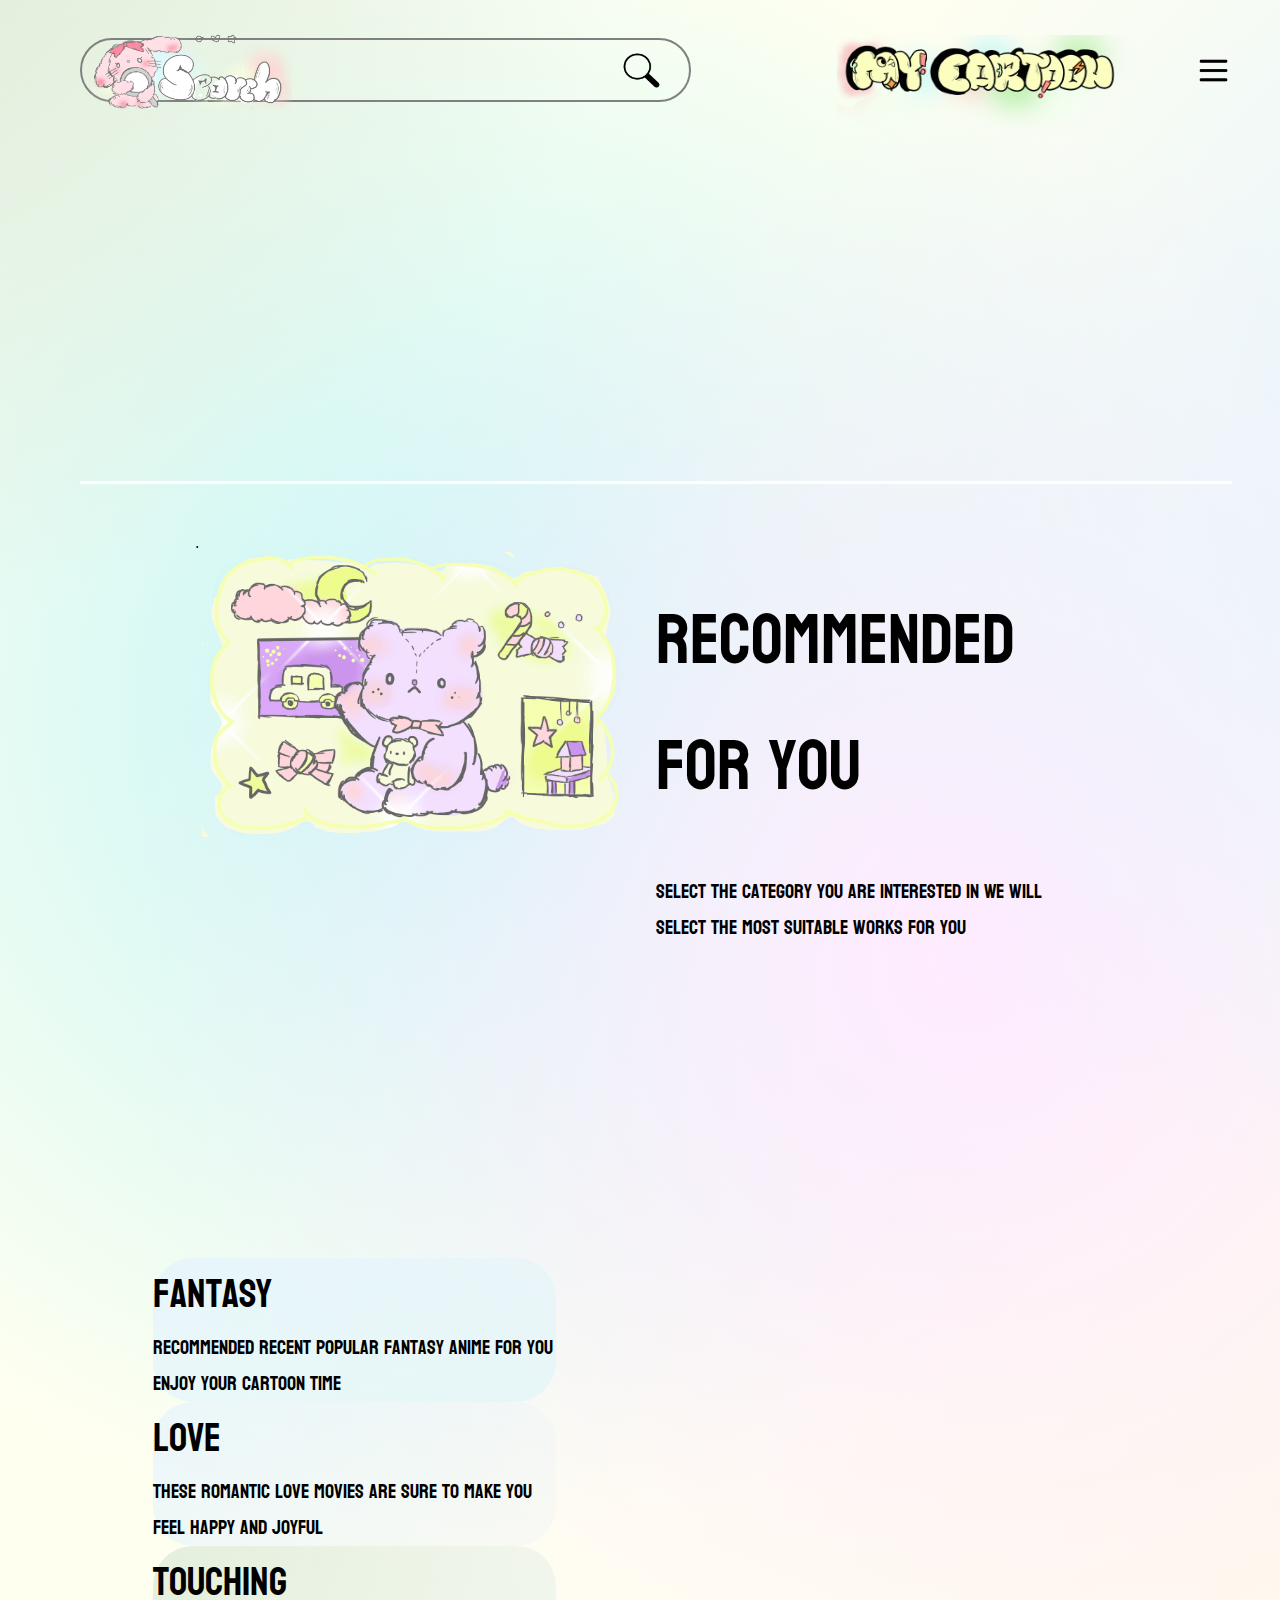
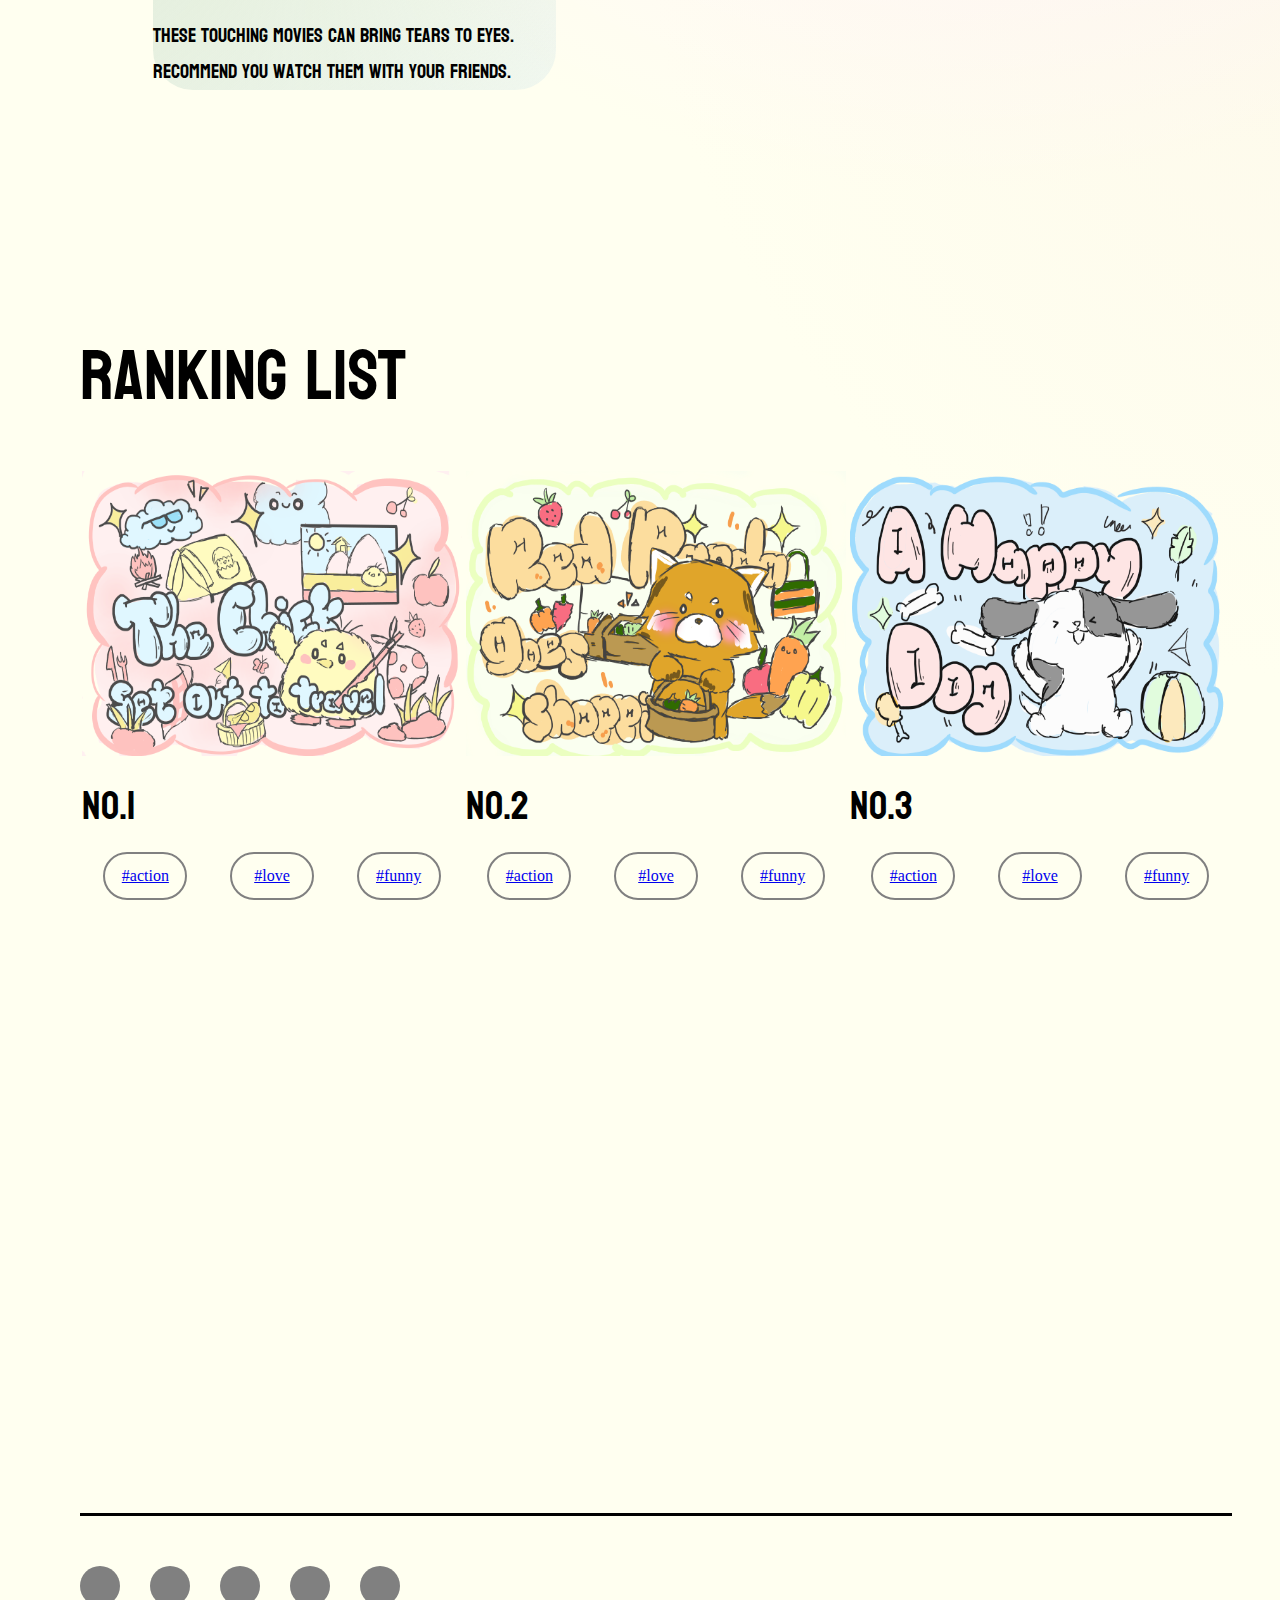
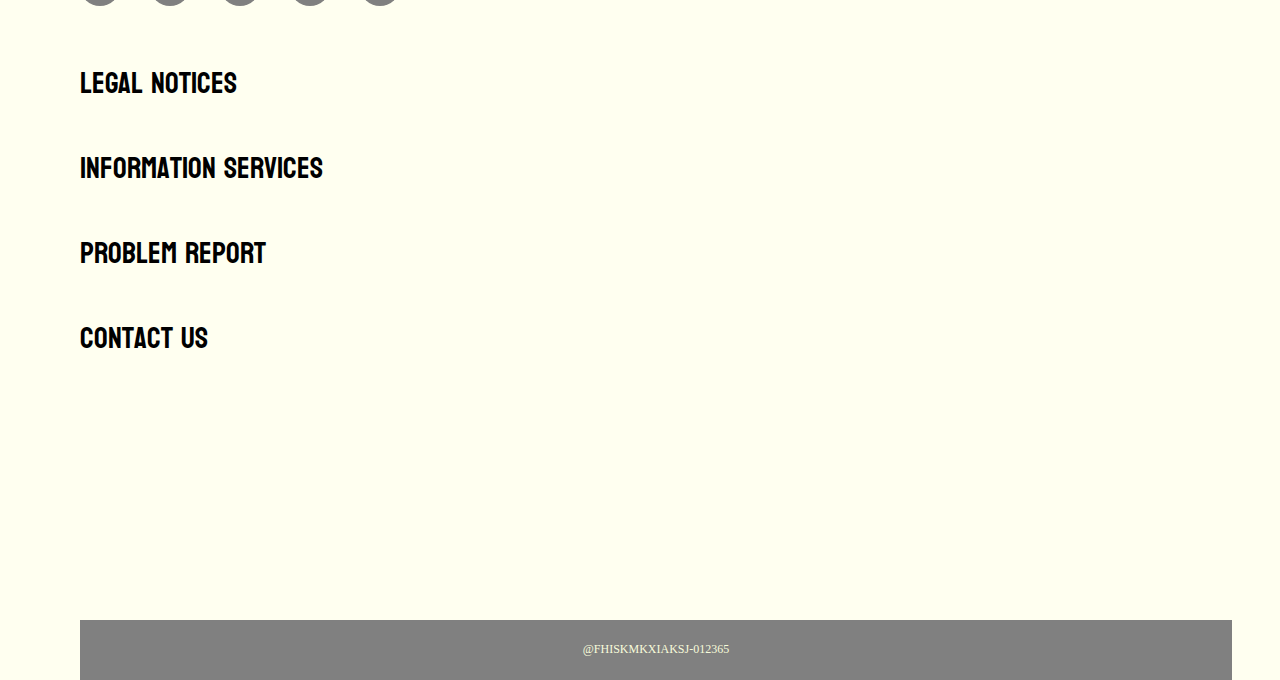
<file: index.html>
<!DOCTYPE html>
<html lang="en">
<head>
    <meta charset="UTF-8">
    <meta name="viewport" content="width=device-width, initial-scale=1.0">
    <link rel="stylesheet" href="https://fonts.googleapis.com/css?family=Bayon">
    <link rel="stylesheet" href="page.css">
    <title>Document</title>
</head>
<body class ="container">
    <div class ="header">
        <span class ="search"> 
            <img
            src="image/search.png"
            style= "width: 200px; height: 80px; margin:0px 0px 0px 10px;"
            />
          <img
            src="image/find.png"
            style= "width: 39px; height: 37px; margin:0px 0px 0px 330px;"
            />
        </span>
        <div class="text">
            <img
            src="image/mycartoon.png"
            style= "width: 300px; height: 150px; margin:80px 0px 0px 0px;"
            />
        </div>
      
        <img
        src="image/menu.png" 
        style= "width: 39px; height: 37px; margin:60px 0px 60px 0px;"
        class="pic"
        />
    </div>
    <div class ="body">
	
        <div class="box box-animation" ></div>
        <span style="display: block;border-top: 3px solid #FFF;margin:50px 0px 50px 0px;width: 100%;"></span>
        <div class ="body2">
          <div class= "card1">
           <div class="cover">
            .
            <span> 
            <img src="image/bear.png"
            style= "width: 422px; height: 285px; margin:0px 0px 0px 4%;"
            />
            </span>
            </div>
          <div class="back">
            。
            <span> 
            <img src="image/cat.png"
            style= "width: 422px; height: 285px; margin:0px 0px 0px 4%;"
            />
            </span>
            </div>
      </div>
  
            <span class="bodybody2">
                <a style ="font-size:70px;font-family:Bayon ;color:#000000;display: flex;
                justify-content: center;  
                align-items: center; ">
                    Recommended for you
                </a>
                <a style ="font-size:20px;font-family:Bayon ;color:#000000;">
                    Select the category you are interested in
We will select the most suitable works for you
                </a>
            </span>
        </div>
        <div class ="body3">
            <span class="bodybody3" >
                <div class="fantasy">
                <div style ="font-size:40px;font-family:'Bayon' ;color:#000000; ">
                    fantasy
                </div>
                <div style ="font-size:20px;font-family:'Bayon' ;color:#000000;">
                    Recommended recent popular fantasy anime for you Enjoy your cartoon time 
                </div>
                 </div>
              <div class="love">
                <div style ="font-size:40px;font-family:'Bayon' ;color:#000000; ">
                    love
                </div>
                <div style ="font-size:20px;font-family:Bayon ;color:#000000;">
                    These romantic love movies are sure to make you feel happy and joyful
                </div>
              </div>
              <div class="touching">
                <div style ="font-size:40px;font-family:Bayon ;color:#000000; ">
                    touching
                </div>
                <div style ="font-size:20px;font-family:Bayon ;color:#000000;">
                    These touching movies can bring tears to eyes. recommend you watch them with your friends. 
                </div>
              </div>
		</span>
              
<span> 
		<div class="slider_container">
	<div>
		<img src="image/image1.png" style= "width: 400px; height: 285px;" alt="pure css3 slider1" />
		<span class="info">Image 1</span>
	</div>
	<div>
		<img src="image/chick.png" style= "width: 400px; height: 285px;"  alt="pure css3 slider2" />
		<span class="info">Image 2</span>
	</div>
	<div>
		<img src="image/redpanda.png" style= "width: 400px; height: 285px;" alt="pure css3 slider3" />
		<span class="info">Image 3</span>
	</div>

</div>
        </span>
                
                
          
        </div>
        <div style ="font-size:70px;font-family:Bayon ;color:#000000;display: flex;
            justify-content: flex-start;  
            align-items: center; margin:10% 0px 20px 0px;">
            Ranking list
            </div>
        <div class ="body4">
            <span> 
                <img
                src="image/chick.png"
                style= "width: 380px; height: 285px;"
                class ="box-1"
                />
                <div style ="font-size:40px;font-family:Bayon ;color:#000000;">
                    No.1
                </div>
                <span class ="row">
                    <a href ="./action/action.html" class="circle">#action</a>
                    <a href ="./love/love.html" class="circle">#love</a>
                    <a href ="./funny/funny.html" class="circle">#funny</a>
                </span>
            </span>
            <span> 
                <img
                src="image/redpanda.png"
                style= "width: 380px; height: 285px;"    
                class ="box-2"
                />
                <div style ="font-size:40px;font-family:Bayon ;color:#000000;">
                    No.2
                </div>
                <span class ="row">
                    <a href ="./action/action.html" class="circle">#action</a>
                    <a href ="./love/love.html" class="circle">#love</a>
                    <a href ="./funny/funny.html" class="circle">#funny</a>
                </span>
            </span>
            <span> 
                <img
                src="image/dog.png"
                style= "width: 380px; height: 285px;"
                class ="box-3"
                />
                <div style ="font-size:40px;font-family:Bayon ;color:#000000;">
                    No.3
                </div>
                <span class ="row">
                    <a href ="./action/action.html" class="circle">#action</a>
                    <a href ="./love/love.html" class="circle">#love</a>
                    <a href ="./funny/funny.html" class="circle">#funny</a>
                </span>
            </span>
        </div>
    </div>
    <span style="display: block;border-top: 3px solid #000;margin:15% 0px 50px 0px;width: 100%;"></span>
    <div class ="footer">
        <span class ="row2">
            <span class="circle2"></span>
            <span class="circle2"></span>
            <span class="circle2"></span>
            <span class="circle2"></span>
            <span class="circle2"></span>
        </span>
        <div class="footertxt">
            Legal Notices
        </div>
        <div class="footertxt">
            Information services
        </div>
        <div class="footertxt">
            Problem report
        </div>
        <div class="footertxt">
            contact us
        </div>
    </div>
    <div id="bottom">
        <p class ="bottom">
            @FHISKMKXIAKSJ-012365
        </p>
    </div>
</body>

</html>
</file>
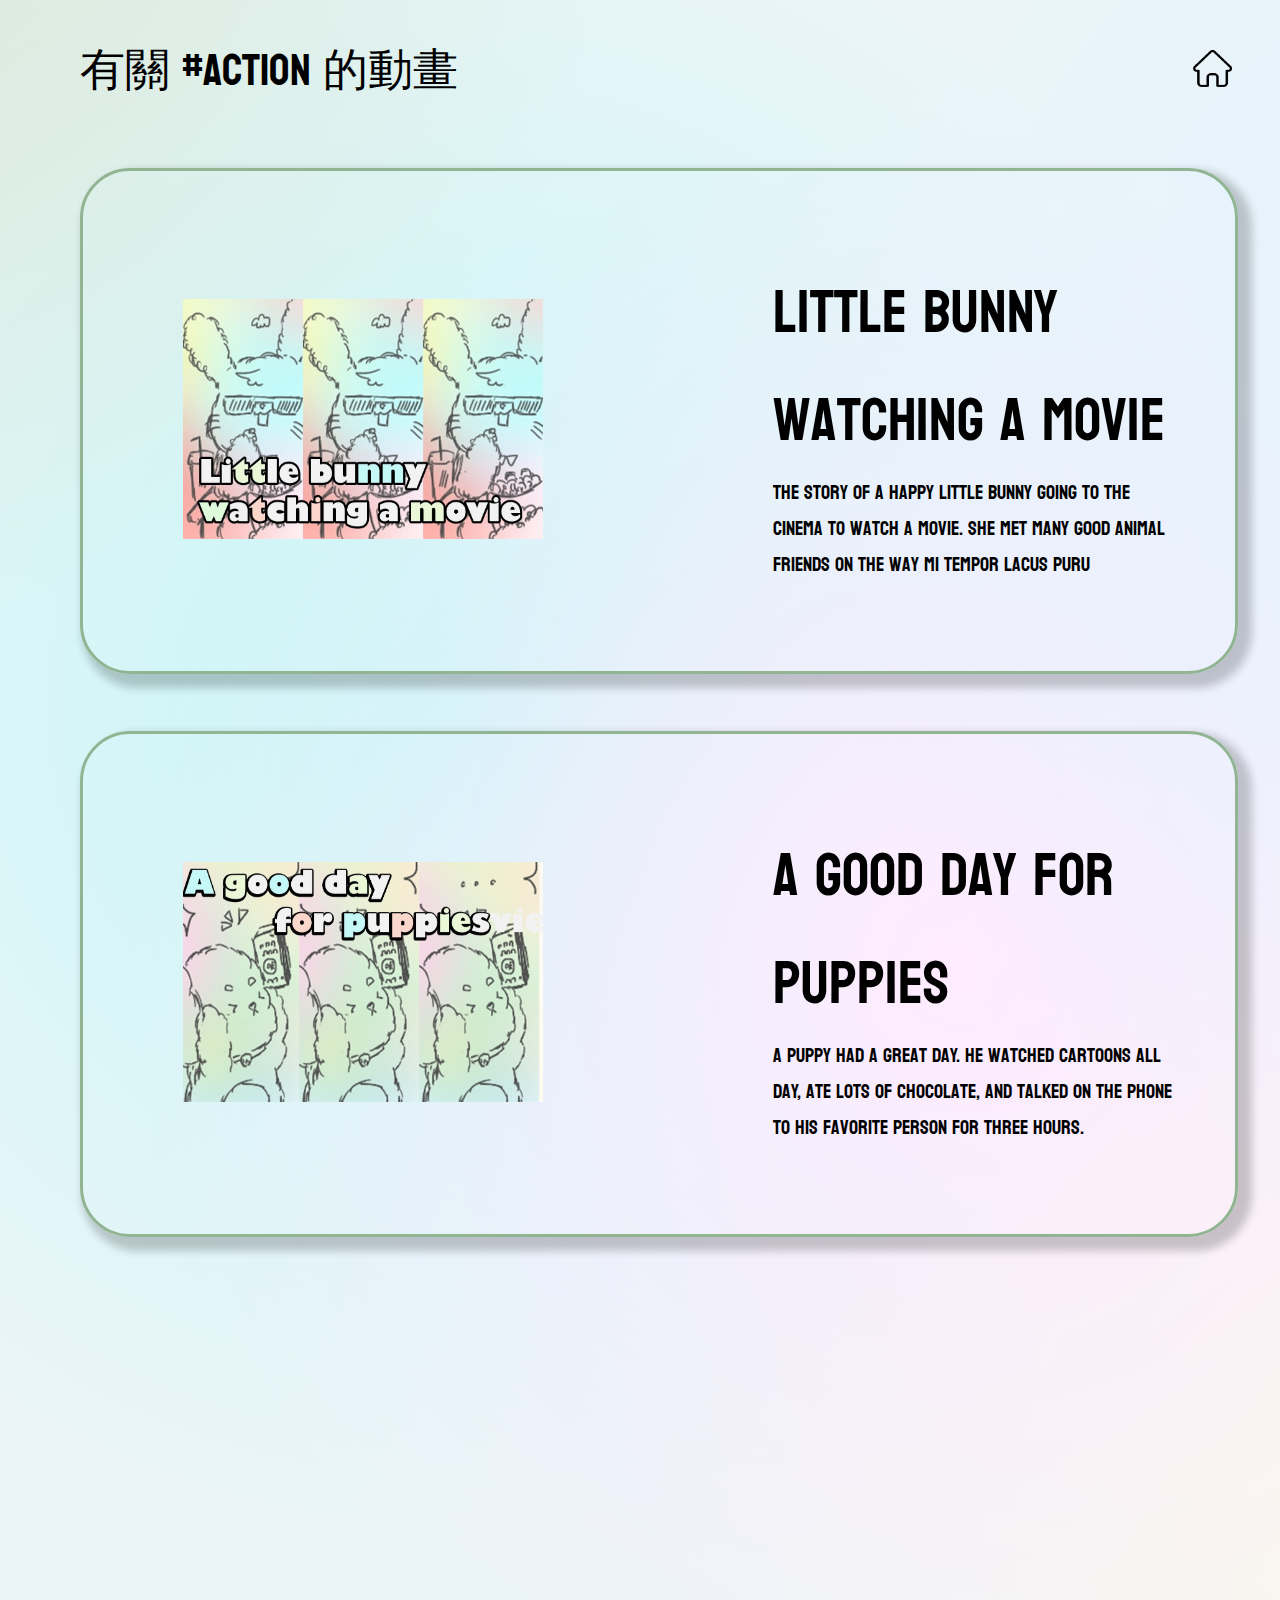
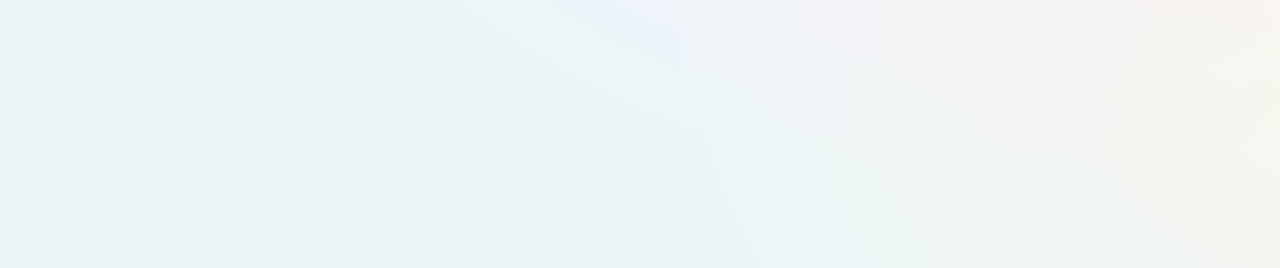
<file: action/action.html>
<!DOCTYPE html>
<html lang="en">
<head>
    <meta charset="UTF-8">
    <meta name="viewport" content="width=device-width, initial-scale=1.0">
    <link rel="stylesheet" href="https://fonts.googleapis.com/css?family=Bayon">
    <link rel="stylesheet" href="https://fonts.googleapis.com/css?family=Noto Sans">
    <link rel="stylesheet" href="action.css">
    <title>Document</title>
</head>
<body class ="container">
    <div class ="header">
        <div class="text">
            有關 #action 的動畫
        </div>
        <div >
            <a href="../index.html">
                <img
                src="../image/home.png"
                class ="pic"
                />
            </a>
        </div>
    </div>
    <div class ="body">
        <div class ="bodybody">
            <span>
                <img
                src="../image/act1.jpg"
                style= "width: 360px; height: 240px; margin:0px 0px 0px 100px;"
                class ="bodypic"
                />
            </span>
            <span class ="bodytxt">
                <a class ="title">
                    Little bunny watching a movie
                </a>
                <a class ="content">
                    The story of a happy little bunny going to the cinema to watch a movie. She met many good animal friends on the way
                    Mi tempor lacus puru
                </a>
            </span>
        </div>
        
        <div class ="bodybody">
            <span>
                <img
                src="../image/act2.jpg"
              style= "width: 360px; height: 240px; margin:0px 0px 0px 100px;"
                class ="bodypic"
                />
            </span>
            <span class ="bodytxt">
                <a class ="title">
                    A good day for puppies
                </a>
                <a class ="content">
                    A puppy had a great day. He watched cartoons all day, ate lots of chocolate, and talked on the phone to his favorite person for three hours.
                </a>
            </span>
        </div>
    </div>
    <!-- <div class ="footer" style="background-color:#9a1919">
    </div> -->
</body>
</html>
</file>
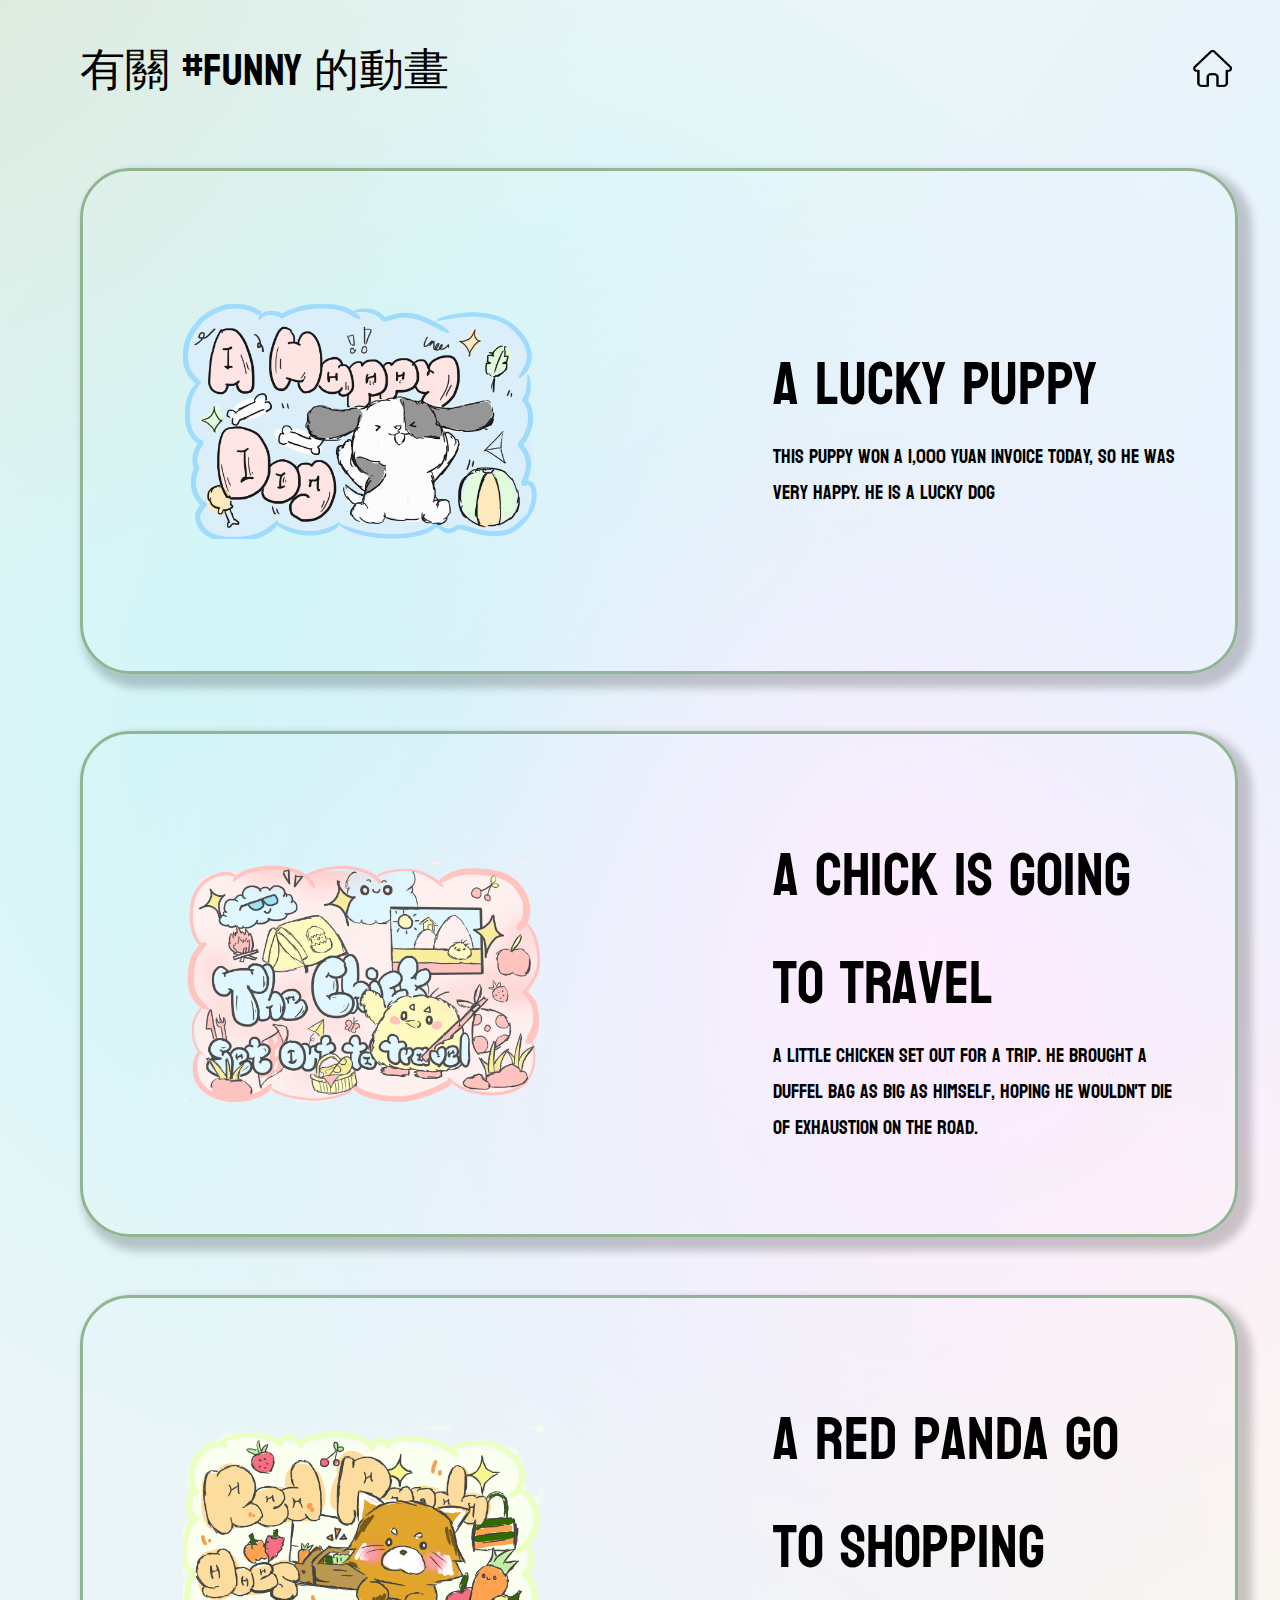
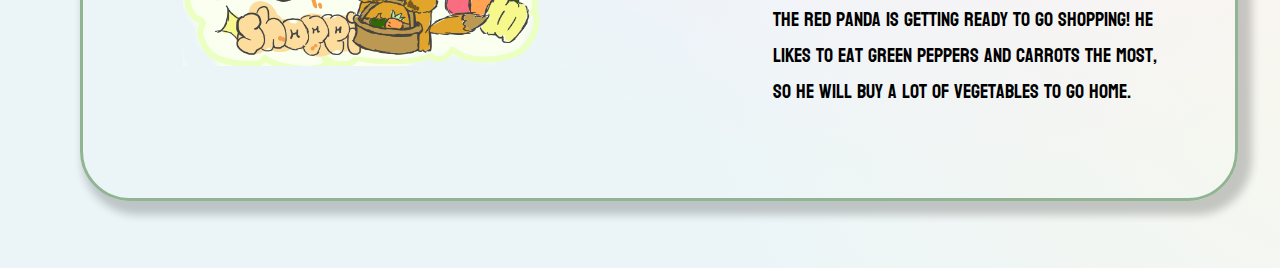
<file: funny/funny.html>
<!DOCTYPE html>
<html lang="en">
<head>
    <meta charset="UTF-8">
    <meta name="viewport" content="width=device-width, initial-scale=1.0">
    <link rel="stylesheet" href="https://fonts.googleapis.com/css?family=Bayon">
    <link rel="stylesheet" href="https://fonts.googleapis.com/css?family=Noto Sans">
    <link rel="stylesheet" href="funny.css">
    <title>Document</title>
</head>
<body class ="container">
    <div class ="header">
        <div class="text">
            有關 #funny 的動畫
        </div>
        <div >
            <a href="../index.html">
                <img
                src="../image/home.png"
                class ="pic"
                />
            </a>
        </div>
    </div>
    <div class ="body">
        <div class ="bodybody">
            <span>
                <img
                src="../image/dog.png"
                style= "width: 360px; height: 240px; margin:0px 0px 0px 100px;"
                class ="bodypic"
                />
            </span>
            <span class ="bodytxt">
                <a class ="title">
                    A lucky puppy
                </a>
                <a class ="content">
                    This puppy won a 1,000 yuan invoice today, so he was very happy. He is a lucky dog
                </a>
            </span>
        </div>
        <div class ="bodybody">
            <span>
                <img
                src="../image/chick.png"
                style= "width: 360px; height: 240px; margin:0px 0px 0px 100px;"
                class ="bodypic"
                />
            </span>
            <span class ="bodytxt">
                <a class ="title">
                  A chick is going 
                  to travel
                </a>
                <a class ="content">
                    A little chicken set out for a trip. He brought a duffel bag as big as himself, hoping he wouldn't die of exhaustion on the road.
                </a>
            </span>
        </div>
        <div class ="bodybody">
            <span>
                <img
                src="../image/redpanda.png"
                style= "width: 360px; height: 240px; margin:0px 0px 0px 100px;"
                class ="bodypic"
                />
            </span>
            <span class ="bodytxt">
                <a class ="title">
                    A red panda go to shopping
                </a>
                <a class ="content">
                    The red panda is getting ready to go shopping! He likes to eat green peppers and carrots the most, so he will buy a lot of vegetables to go home.
                </a>
            </span>
        </div>
    </div>
    <!-- <div class ="footer" style="background-color:#9a1919">
    </div> -->
</body>
</html>
</file>
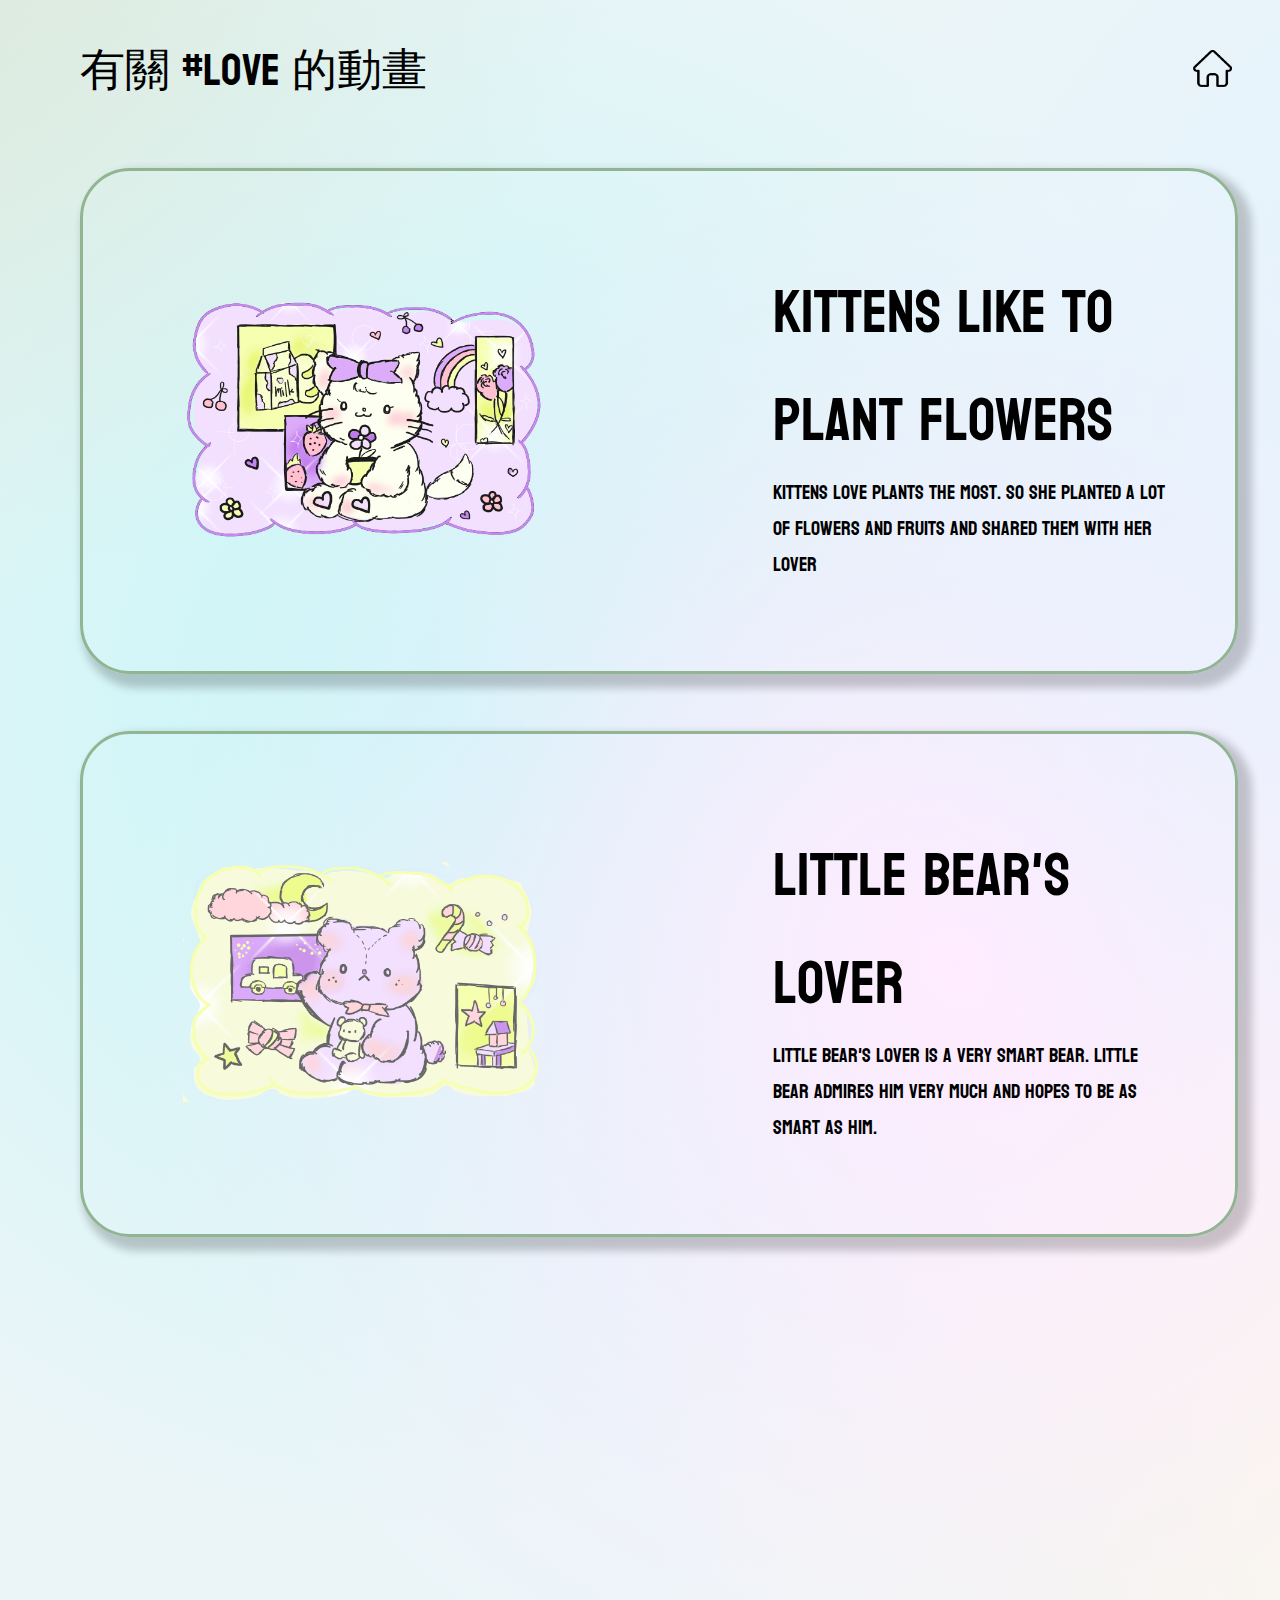
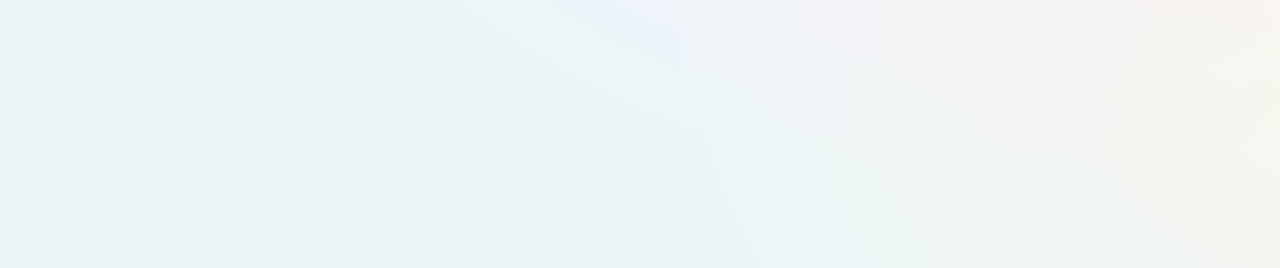
<file: love/love.html>
<!DOCTYPE html>
<html lang="en">
<head>
    <meta charset="UTF-8">
    <meta name="viewport" content="width=device-width, initial-scale=1.0">
    <link rel="stylesheet" href="https://fonts.googleapis.com/css?family=Bayon">
    <link rel="stylesheet" href="https://fonts.googleapis.com/css?family=Noto Sans">
    <link rel="stylesheet" href="love.css">
    <title>Document</title>
</head>
<body class ="container">
    <div class ="header">
        <div class="text">
            有關 #love 的動畫
        </div>
        <div >
            <a href="../index.html">
                <img
                src="../image/home.png"
                class ="pic"
                />
            </a>
        </div>
    </div>
    <div class ="body">
        
         <div class ="bodybody">
            <span>
                <img
                src="../image/cat.png"
                style= "width: 360px; height: 240px; margin:0px 0px 0px 100px;"
                class ="bodypic"
                />
            </span>
            <span class ="bodytxt">
                <a class ="title">
                  Kittens like to plant flowers
                </a>
                <a class ="content">
                    Kittens love plants the most. So she planted a lot of flowers and fruits and shared them with her lover
                   
                </a>
            </span>
        </div>
        <div class ="bodybody">
            <span>
                <img
                src="../image/bear.png"
                style= "width: 360px; height: 240px; margin:0px 0px 0px 100px;"
                class ="bodypic"
                />
            </span>
            <span class ="bodytxt">
                <a class ="title">
                   Little Bear's lover 
                </a>
                <a class ="content">
                   Little Bear's lover is a very smart bear. Little Bear admires him very much and hopes to be as smart as him.
                </a>
            </span>
        </div>
    </div>
    <!-- <div class ="footer" style="background-color:#9a1919">
    </div> -->
</body>
</html>
</file>
<file: page.css>
.container{
    margin:30px 80px 0px 80px;
    width:90%;
    background-color:#fffff0;
  background-image:
    radial-gradient(closest-side, rgba(215, 231, 212, 1), rgba(215, 231, 212, 0)),
    radial-gradient(closest-side, rgba(227, 242, 255, 1), rgba(227, 242, 255, 0)),
    radial-gradient(closest-side, rgba(255, 235, 255, 1), rgba(255, 235, 255, 0)),
     radial-gradient(closest-side, rgba(198, 246, 247, 1), rgba(198, 246, 247, 0)),
     radial-gradient(closest-side, rgba(253, 248, 234, 1), rgba(253, 248, 234, 0));
  background-size:
    130vmax 130vmax;
    80vmax 80vmax;
    90vmax 90vmax;
    100vmax 110vmax;
    80vmax 80vmax;
  background-position:
    -80vmax -80vmax,
    60vmax -30vmax,
    10vmax 10vmax,
    -30vmax -10vmax,
    50vmax 50vmax;
   background-repeat: no-repeat;
 animation: 3s movement linear infinite;
   
    /* justify-content: center;  
    align-items: center;   */
}

@keyframes movement {
  0%, 100%{
     background-size:
    130vmax 130vmax;
    80vmax 80vmax;
    90vmax 90vmax;
    100vmax 110vmax;
    80vmax 80vmax;
  background-position:
    -80vmax -80vmax,
    60vmax -30vmax,
    10vmax 10vmax,
    -30vmax -10vmax,
    50vmax 50vmax;
  }
  
  25%{
    background-size:
    100vmax 100vmax;
    90vmax 90vmax;
    100vmax 100vmax;
    90vmax 90vmax;
    60vmax 60vmax;
  background-position:
    -60vmax -90vmax,
    50vmax -40vmax,
    0vmax -20vmax,
    -40vmax -20vmax,
    40vmax 60vmax;
}}

.header{
    height:80px; 
    width:100%; 
    display: flex;
    justify-content: center; 
    align-items: center; 
    .text{
        font-size:45px; 
        margin:0px 5% 0px 10%;
        font-family: Bayon;
        height:54px; 
        width:35%;
        display: flex;
        justify-content: flex-end; 
        align-items: center; 
    }
    .pic{
        width: 39px; 
        height: 37px; 
    }
}
@media (max-width:1050px){
    .header{
        height:150px; 
        width:100%; 
        display: flex;
        justify-content: flex-end; 
        align-items: center; 
        .text{
            font-size:40px; 
            margin:0px 5% 0px 5%;
            font-family:Bayon;
            height:154px; 
            width:35%;
            justify-content: flex-end; 
            align-items: center; 
        }
        .pic{
            width: 29px; 
            height: 29px; 
        }
    }
}
.search{
    border:2px solid gray;
    height:60px; 
    width:64%; 
    border-radius:50px;
    display: flex;
    justify-content: flex-start;  
    align-items: center; 
}

.body{
    margin: 0;
    min-height: 100vh;
    height:2800px; 
    width:100%; 
    justify-content: center;  
    align-items: center; 
}
.card1{
  width: 30%;
  height: 500px;
  position: relative;
  perspective: 1000px;
}

.cover, .back{
  width: 50%;
  height: 500px;
  position: absolute;
  backface-visibility: hidden;
  transition: transform .25s ease-in-out;
}
.cover
{
  /*background-color:blue;*/
  transform: rotatey(0deg);
}
.card1:hover .cover{
  transform: rotatey(180deg);
}
.back
{
  /*background-color:red;*/
  transform: rotatey(180deg);
}
.card1:hover .back{
  transform: rotatey(0deg);
}


@media (max-width:1530px){
    .body{
        height:2800px; 
        width:100%; 
        justify-content: center;  
        align-items: center; 
    }
}

@keyframes animate{
    20% {background: url(image/pic1.jpg);top:10px;left:10px}
    40% {background: url(image/pic2.jpg);top:20px;left:20px}
    60% {background: url(image/pic3.jpg);top:30px;left:30px}
    100% {background: url(image/pic4.jpg);top:40px;left:40px}
   
}
.box{
    width:100%;
    height:291px;
    margin:30px 0px 30px 0px;
    background-color:transparent;
}
.box-animation{
    animation-name:animate;
    animation-duration:10s;
    animation-iteration-count:infinite;
    /* ↑跑幾次動畫 infinite:無限次 */
    animation-delay:0s;
    /* ↑載入幾秒後開始跑 */
}
.box box-animation{
    border-radius: 15px 15px 15px 15px;
}

.body2{
    height:350px; 
    margin:0px 0px 40px 0px;
    width:100%; 
    display: flex;
    justify-content: center;  
    align-items: center; 
    .bodybody2{
        height:500px; 
        width:100%;
        margin:10% 0% 0% 0%;
        display: flex;
        flex-wrap:wrap;
        justify-content: flex-start;  
        align-items: space-around; 
        position: relative;
    }
}

@media (max-width:1530px){
    .body2{
        height:500px; 
        margin:0px 80px 20px 0px;
        width:100%; 
        display: flex;
        justify-content: center;  
        align-items: center; 
        .bodybody2{
            height:500px; 
            width:35%;
            margin:0% 5% 0% 10%;
            display: flex;
            flex-wrap:wrap;
            justify-content: flex-start;  
            align-items: space-around; 
        }
    }
}


.body3{
    height:450px; 
    margin:10% 0px 40px 0px;
    width:100%; 
    display: flex;
    justify-content: space-around;  
    align-items: center; 
    .bodybody3{
        height:450px; 
        width:35%; 
        padding:0% 10% 0% 0%;
        display: flex;
        flex-wrap:wrap;
        flex-direction: column;
        justify-content: center;  
        align-items: space-around; 

         .fantasy{
         background-image:
     radial-gradient(closest-side, rgba(227, 242, 255, 1), rgba(227, 242, 255, 0)),
     radial-gradient(closest-side, rgba(215, 231, 212, 1), rgba(215, 231, 212, 0)),
    radial-gradient(closest-side, rgba(255, 235, 255, 1), rgba(255, 235, 255, 0)),
     radial-gradient(closest-side, rgba(198, 246, 247, 1), rgba(198, 246, 247, 0)),
     radial-gradient(closest-side, rgba(253, 248, 234, 1), rgba(253, 248, 234, 0));
  background-size:
    130vmax 130vmax;
    80vmax 80vmax;
    90vmax 90vmax;
    100vmax 110vmax;
    80vmax 80vmax;
  background-position:
    -80vmax -80vmax,
    60vmax -30vmax,
    10vmax 10vmax,
    -30vmax -10vmax,
    50vmax 50vmax;
   background-repeat: no-repeat;
 animation: 3s movement linear infinite;
      border-radius: 40px 40px 40px 40px;
      }
      
      .love{
         background-image:
    radial-gradient(closest-side, rgba(227, 242, 255, 1), rgba(227, 242, 255, 0)),
     radial-gradient(closest-side, rgba(198, 246, 247, 1), rgba(198, 246, 247, 0)),
     radial-gradient(closest-side, rgba(255, 235, 255, 1), rgba(255, 235, 255, 0)),
     radial-gradient(closest-side, rgba(253, 248, 234, 1), rgba(253, 248, 234, 0)),
           radial-gradient(closest-side, rgba(215, 231, 212, 1), rgba(215, 231, 212, 0));
  background-size:
    130vmax 130vmax;
    80vmax 80vmax;
    90vmax 90vmax;
    100vmax 110vmax;
    80vmax 80vmax;
  background-position:
    -80vmax -80vmax,
    60vmax -30vmax,
    10vmax 10vmax,
    -30vmax -10vmax,
    50vmax 50vmax;
   background-repeat: no-repeat;
 animation: 3s movement linear infinite;
      border-radius: 40px 40px 40px 40px;
      }
      
       .touching{
         background-image:
     
     radial-gradient(closest-side, rgba(215, 231, 212, 1), rgba(215, 231, 212, 0)),
    radial-gradient(closest-side, rgba(255, 235, 255, 1), rgba(255, 235, 255, 0)),
     radial-gradient(closest-side, rgba(198, 246, 247, 1), rgba(198, 246, 247, 0)),
     radial-gradient(closest-side, rgba(227, 242, 255, 1), rgba(227, 242, 255, 0)),
     radial-gradient(closest-side, rgba(253, 248, 234, 1), rgba(253, 248, 234, 0));
  background-size:
    130vmax 130vmax;
    80vmax 80vmax;
    90vmax 90vmax;
    100vmax 110vmax;
    80vmax 80vmax;
  background-position:
    -80vmax -80vmax,
    60vmax -30vmax,
    10vmax 10vmax,
    -30vmax -10vmax,
    50vmax 50vmax;
   background-repeat: no-repeat;
 animation: 3s movement linear infinite;
      border-radius: 40px 40px 40px 40px;
      }
    }
}

@media (max-width:1530px){
    .body3{
        height:650px; 
        margin:10% 0px 20px 0px;
        width:100%; 
        display: flex;
        justify-content: space-around;  
        align-items: center; 
        .bodybody3{
            height:650px; 
            width:35%; 
            padding:0% 5% 0% 0%;
            display: flex;
            flex-wrap:wrap;
            flex-direction: column;
            justify-content: center;  
            align-items: space-around; 
        }
    }
}

.slider_container {
    margin: 30px auto;
    width: 400px;
    height: 280px;
    position: relative;
     
    
    
    background-color: transparent;
    box-shadow:  transparent 0 0 5px;
}

.slider_container div {
    position: absolute;
    top: 0;
    left: 0;
    opacity: 0;
    filter: alpha(opacity=0);
}
.slider_container div {
    -webkit-animation: round 9s linear infinite;
            animation: round 9s linear infinite;
}

@-webkit-keyframes round {
    4% {
        opacity: 1;
        filter: alpha(opacity=100);
        /* 0 - 1秒 淡入*/
    }
    20% {
        opacity: 1;
        filter: alpha(opacity=100);
        /* 1- 5秒靜止*/
    }
    24% {
        opacity: 0;
        filter: alpha(opacity=0);
        /* 5-6秒淡出*/
    }
}
@keyframes round {
    4% {
        opacity: 1;
        filter: alpha(opacity=100);
        /* 0 - 1秒 淡入*/
    }
    20% {
        opacity: 1;
        filter: alpha(opacity=100);
        /* 1- 5秒靜止*/
    }
    24% {
        opacity: 0;
        filter: alpha(opacity=0);
        /* 5-6秒淡出*/
    }
}

.slider_container div:nth-child(3) {
    -webkit-animation-delay: 3s;
            animation-delay: 3s;
}

.slider_container div:nth-child(2) {
    -webkit-animation-delay: 6s;
            animation-delay: 6s;
}

.slider_container div:nth-child(1) {
    -webkit-animation-delay: 9s;
            animation-delay: 9s;
}
.slider_container span {    
    color: transparent;
    background: transparent;
    position: absolute;
    left: 0%;
    top: 280px;
    width: 400px;
    height: 100px;
    font-size: 30px;
    text-align: center;
    line-height: 100px;
    -webkit-transform:scaleY(0);
        -ms-transform:scaleY(0);
            transform:scaleY(0);
    -webkit-transition: all 0.3s ease-in-out;
            transition: all 0.3s ease-in-out;
}

.slider_container:hover span {
    width: 100%;
    -webkit-transform:scaleY(1);
        -ms-transform:scaleY(1);
            transform:scaleY(1);
}

.slider_container:hover div {
    -webkit-animation-play-state: paused;
            animation-play-state: paused;
}
.body4{
    height:300px; 
    margin:0px 0px 40px 0px;
    width:100%; 
    display: flex;
    justify-content: space-around;  
    align-items: center; 
    
    .box-1{
        flex:1;
        width: 287px; 
        height: 182px; 
        margin:0px 8% 10px 0px; 
    }
    
    .box-2{
        flex:2;
        width: 287px; 
        height: 182px; 
        margin:0px 8% 10px 0px; 
    }
    
    .box-3{
        flex:3;
        width: 287px; 
        height: 182px; 
        margin:0px 8% 10px 0px; 
    }
    .bodybody4{
        height:450px; 
        width:30%; 
        padding:0% 0% 0% 0%;
        display: flex;
        flex-wrap:wrap;
        justify-content: space-around;  
        align-items: center; 
    }
}
@media (max-width:1530px){
    .body4{
        height:450px; 
        margin:0px 0px 0px 0px;
        width:100%; 
        display: flex;
        justify-content: space-around;  
        align-items: center; 
        .box-1{
            flex:1;
            width: 230px; 
            height: 145px; 
            margin:0px 8% 10px 0px; 
        }
        
        .box-2{
            flex:2;
            width: 230px; 
            height: 145px; 
            margin:0px 8% 10px 0px; 
        }
        
        .box-3{
            flex:3;
            width: 230px; 
            height: 145px; 
            margin:0px 8% 10px 0px; 
        }
        .bodybody4{
            height:850px; 
            width:30%; 
            padding:0% 0% 0% 0%;
            display: flex;
            flex-wrap:wrap;
            justify-content: space-around;  
            align-items: center; 
        }
    }
}

.row{
    margin:10px 0px 0px 0px;
    display: flex;
    justify-content: space-around;  
    align-items: center;
}
.circle{ 
    font-family: Noto Sans;
    flex-direction:row;
    border-radius:50px;
    display: flex;
    justify-content: center;  
    align-items: center; 
    border:2px solid gray;
    border-radius:50px;
    height:44px; 
    width:80px;
    cursor: pointer;
}

.footer{
    height:495px; 
    width:100%; 
    justify-content: center;  
    align-items: center; 
    .footertxt{
        font-size:40px;
        font-family:Bayon ;
        color:#000000; 
        margin:0px 0px 30px 0px;
    }
}

@media(max-width:1530px){
    .footer{
        height:495px; 
        width:100%; 
        justify-content: center;  
        align-items: center; 
        .footertxt{
            font-size:30px;
            font-family:Bayon ;
            color:#000000; 
            margin:0px 0px 30px 0px;
        }
    }
    
}

.row2{
    margin:0px 0px 50px 0px;
    display: flex;
    justify-content: flex-start;  
    align-items: center;
}
.circle2{ 
    margin:0px 30px 0px 0px;
    font-family: Noto Sans;
    flex-direction:row;
    display: flex;
    justify-content: center;  
    align-items: center; 
    width:40px; 
    height:40px;
    border-radius:20px;
    background-color:gray;
    height:40px; 
    width:40px;
}
.bottom{
    display: flex;
    justify-content: center; 
    align-items: center;
    margin:159px 0px 0px 0px;
    width:100%;
    height:60px;
    background-color:gray;
    color:#F7FBDA;
    font-size:12px;
    font-family:"Noto sans";
}

#line {
    /* transform: rotate(90deg); */
    color: #000000;
    width:100%;
    font-size: 30px;
}
</file>
<file: action/action.css>
.container{
    margin:30px 80px 0px 80px;
    width:90%;
    background-color:#A5DEE4;
    background-color:#ebf5f8;
  background-image:
    radial-gradient(closest-side, rgba(215, 231, 212, 1), rgba(215, 231, 212, 0)),
    radial-gradient(closest-side, rgba(227, 242, 255, 1), rgba(227, 242, 255, 0)),
    radial-gradient(closest-side, rgba(255, 235, 255, 1), rgba(255, 235, 255, 0)),
     radial-gradient(closest-side, rgba(198, 246, 247, 1), rgba(198, 246, 247, 0)),
     radial-gradient(closest-side, rgba(253, 248, 234, 1), rgba(253, 248, 234, 0));
  background-size:
    130vmax 130vmax;
    80vmax 80vmax;
    90vmax 90vmax;
    100vmax 110vmax;
    80vmax 80vmax;
  background-position:
    -80vmax -80vmax,
    60vmax -30vmax,
    10vmax 10vmax,
    -30vmax -10vmax,
    50vmax 50vmax;
   background-repeat: no-repeat;
 animation: 3s movement linear infinite;
   
    /* justify-content: center;  
    align-items: center;   */
}

@keyframes movement {
  0%, 100%{
     background-size:
    130vmax 130vmax;
    80vmax 80vmax;
    90vmax 90vmax;
    100vmax 110vmax;
    80vmax 80vmax;
  background-position:
    -80vmax -80vmax,
    60vmax -30vmax,
    10vmax 10vmax,
    -30vmax -10vmax,
    50vmax 50vmax;
  }
  
  25%{
    background-size:
    100vmax 100vmax;
    90vmax 90vmax;
    100vmax 100vmax;
    90vmax 90vmax;
    60vmax 60vmax;
  background-position:
    -60vmax -90vmax,
    50vmax -40vmax,
    0vmax -20vmax,
    -40vmax -20vmax,
    40vmax 60vmax;
}}/* justify-content: center;  
    align-items: center;       */


.header{
    height:80px; 
    width:100%; 
    display: flex;
    justify-content: space-between;  
    align-items: center; 
    .text{
        font-size:45px; 
        margin:0px 5% 0px 0px;
        font-family: bayon, monospace;
        height:54px; 
        width:35%;
        display: flex;
        justify-content: flex-start; 
        align-items: center; 
    }
    .pic{
        width: 39px; 
        height: 37px; 
    }
}
@media (max-width:1050px){
    .header{
        height:150px; 
        width:100%; 
        display: flex;
        justify-content: space-between; 
        align-items: center; 
        .text{
            font-size:45px; 
            margin:0px 5% 0px 0px;
            font-family: bayon, monospace;
            height:54px; 
            width:55%;
            display: flex;
            justify-content: flex-start; 
            align-items: center; 
        }
        .pic{
            width: 39px; 
            height: 37px; 
        }
    }
}

.body{
    height:1700px; 
    width:100%; 
    justify-content: center;  
    align-items: center; 
}
@media (max-width:1200px){
    .body{
        height:2300px; 
        width:100%; 
        justify-content: center;  
        align-items: center; 
    }
}

.bodybody{
    height:500px; 
    width:100%; 
    display: flex;
    justify-content: space-around;  
    align-items: center; 
    margin:5% 0px 0px 0px;
    border-radius:50px;
    border:3px solid #91B493;
    box-shadow: 8px 8px 8px 6px rgba(0, 0, 0, 0.2);
    .bodypic{
        width: 253.2px; 
        height: 200px;
        margin:0px 20% 0px 40%;
    } 
    .bodytxt{
        display: flex;
        flex-wrap:wrap;
        flex-direction: column;
        justify-content: center;  
        align-items: space-around; 
        margin:0px 5% 0px 20%;
    }
}

.title{
    font-size:60px;
    font-family:'Bayon' ;
    color:#000000;
}

.content{
    font-size:20px;
    font-family:'Bayon' ;
    color:#000000;
}

@media (max-width:1200px){
    .bodybody{
        height:700px; 
        width:100%; 
        justify-content: center;  
        align-items: center; 
    }
}

.bodycontent{
    height:450px; 
    margin:0px 0px 40px 0px;
    width:100%; 
    display: flex;
    justify-content: flex-start;  
    align-items: center; 
    
}

@media (max-width:1200px){
    .bodycontent{
        height:850px; 
        margin:0px 0px 20px 0px;
        width:100%; 
        display: flex;
        justify-content: flex-start;   
        align-items: center; 
        .title{
            justify-content: center;  
            align-items: center; 
        }
    }
    .bodypic{
        justify-content: center;  
        align-items: center; 
        width: 317px; 
        height:213px;
        margin:0px 0px 0px 4%;
    } 
}

.footer{
    height:495px; 
    width:100%; 
    justify-content: center;  
    align-items: center; 
}
</file>
<file: funny/funny.css>
.container{
    margin:30px 80px 0px 80px;
    width:90%;
    background-color:#A5DEE4;
    background-color:#ebf5f8;
  background-image:
    radial-gradient(closest-side, rgba(215, 231, 212, 1), rgba(215, 231, 212, 0)),
    radial-gradient(closest-side, rgba(227, 242, 255, 1), rgba(227, 242, 255, 0)),
    radial-gradient(closest-side, rgba(255, 235, 255, 1), rgba(255, 235, 255, 0)),
     radial-gradient(closest-side, rgba(198, 246, 247, 1), rgba(198, 246, 247, 0)),
     radial-gradient(closest-side, rgba(253, 248, 234, 1), rgba(253, 248, 234, 0));
  background-size:
    130vmax 130vmax;
    80vmax 80vmax;
    90vmax 90vmax;
    100vmax 110vmax;
    80vmax 80vmax;
  background-position:
    -80vmax -80vmax,
    60vmax -30vmax,
    10vmax 10vmax,
    -30vmax -10vmax,
    50vmax 50vmax;
   background-repeat: no-repeat;
 animation: 3s movement linear infinite;
   
    /* justify-content: center;  
    align-items: center;   */
}

@keyframes movement {
  0%, 100%{
     background-size:
    130vmax 130vmax;
    80vmax 80vmax;
    90vmax 90vmax;
    100vmax 110vmax;
    80vmax 80vmax;
  background-position:
    -80vmax -80vmax,
    60vmax -30vmax,
    10vmax 10vmax,
    -30vmax -10vmax,
    50vmax 50vmax;
  }
  
  25%{
    background-size:
    100vmax 100vmax;
    90vmax 90vmax;
    100vmax 100vmax;
    90vmax 90vmax;
    60vmax 60vmax;
  background-position:
    -60vmax -90vmax,
    50vmax -40vmax,
    0vmax -20vmax,
    -40vmax -20vmax,
    40vmax 60vmax;
}}/* justify-content: center;  
    align-items: center;       */


.header{
    height:80px; 
    width:100%; 
    display: flex;
    justify-content: space-between;  
    align-items: center; 
    .text{
        font-size:45px; 
        margin:0px 5% 0px 0px;
        font-family: bayon, monospace;
        height:54px; 
        width:35%;
        display: flex;
        justify-content: flex-start; 
        align-items: center; 
    }
    .pic{
        width: 39px; 
        height: 37px; 
    }
}
@media (max-width:1050px){
    .header{
        height:150px; 
        width:100%; 
        display: flex;
        justify-content: space-between; 
        align-items: center; 
        .text{
            font-size:45px; 
            margin:0px 5% 0px 0px;
            font-family: bayon, monospace;
            height:54px; 
            width:55%;
            display: flex;
            justify-content: flex-start; 
            align-items: center; 
        }
        .pic{
            width: 39px; 
            height: 37px; 
        }
    }
}

.body{
    height:1700px; 
    width:100%; 
    justify-content: center;  
    align-items: center; 
}
@media (max-width:1200px){
    .body{
        height:2300px; 
        width:100%; 
        justify-content: center;  
        align-items: center; 
    }
}

.bodybody{
    height:500px; 
    width:100%; 
    display: flex;
    justify-content: space-around;  
    align-items: center; 
    margin:5% 0px 0px 0px;
    border-radius:50px;
    border:3px solid #91B493;
    box-shadow: 8px 8px 8px 6px rgba(0, 0, 0, 0.2);
    .bodypic{
        width: 253.2px; 
        height: 200px;
        margin:0px 20% 0px 40%;
    } 
    .bodytxt{
        display: flex;
        flex-wrap:wrap;
        flex-direction: column;
        justify-content: center;  
        align-items: space-around; 
        margin:0px 5% 0px 20%;
    }
}

.title{
    font-size:60px;
    font-family:'Bayon' ;
    color:#000000;
}

.content{
    font-size:20px;
    font-family:'Bayon' ;
    color:#000000;
}

@media (max-width:1200px){
    .bodybody{
        height:700px; 
        width:100%; 
        justify-content: center;  
        align-items: center; 
    }
}

.bodycontent{
    height:450px; 
    margin:0px 0px 40px 0px;
    width:100%; 
    display: flex;
    justify-content: flex-start;  
    align-items: center; 
    
}

@media (max-width:1200px){
    .bodycontent{
        height:850px; 
        margin:0px 0px 20px 0px;
        width:100%; 
        display: flex;
        justify-content: flex-start;   
        align-items: center; 
        .title{
            justify-content: center;  
            align-items: center; 
        }
    }
    .bodypic{
        justify-content: center;  
        align-items: center; 
        width: 317px; 
        height:213px;
        margin:0px 0px 0px 4%;
    } 
}

.footer{
    height:495px; 
    width:100%; 
    justify-content: center;  
    align-items: center; 
}
</file>
<file: love/love.css>
.container{
    margin:30px 80px 0px 80px;
    width:90%;
    background-color:#A5DEE4;
    background-color:#ebf5f8;
  background-image:
    radial-gradient(closest-side, rgba(215, 231, 212, 1), rgba(215, 231, 212, 0)),
    radial-gradient(closest-side, rgba(227, 242, 255, 1), rgba(227, 242, 255, 0)),
    radial-gradient(closest-side, rgba(255, 235, 255, 1), rgba(255, 235, 255, 0)),
     radial-gradient(closest-side, rgba(198, 246, 247, 1), rgba(198, 246, 247, 0)),
     radial-gradient(closest-side, rgba(253, 248, 234, 1), rgba(253, 248, 234, 0));
  background-size:
    130vmax 130vmax;
    80vmax 80vmax;
    90vmax 90vmax;
    100vmax 110vmax;
    80vmax 80vmax;
  background-position:
    -80vmax -80vmax,
    60vmax -30vmax,
    10vmax 10vmax,
    -30vmax -10vmax,
    50vmax 50vmax;
   background-repeat: no-repeat;
 animation: 3s movement linear infinite;
   
    /* justify-content: center;  
    align-items: center;   */
}

@keyframes movement {
  0%, 100%{
     background-size:
    130vmax 130vmax;
    80vmax 80vmax;
    90vmax 90vmax;
    100vmax 110vmax;
    80vmax 80vmax;
  background-position:
    -80vmax -80vmax,
    60vmax -30vmax,
    10vmax 10vmax,
    -30vmax -10vmax,
    50vmax 50vmax;
  }
  
  25%{
    background-size:
    100vmax 100vmax;
    90vmax 90vmax;
    100vmax 100vmax;
    90vmax 90vmax;
    60vmax 60vmax;
  background-position:
    -60vmax -90vmax,
    50vmax -40vmax,
    0vmax -20vmax,
    -40vmax -20vmax,
    40vmax 60vmax;
}}/* justify-content: center;  
    align-items: center;       */


.header{
    height:80px; 
    width:100%; 
    display: flex;
    justify-content: space-between;  
    align-items: center; 
    .text{
        font-size:45px; 
        margin:0px 5% 0px 0px;
        font-family: bayon, monospace;
        height:54px; 
        width:35%;
        display: flex;
        justify-content: flex-start; 
        align-items: center; 
    }
    .pic{
        width: 39px; 
        height: 37px; 
    }
}
@media (max-width:1050px){
    .header{
        height:150px; 
        width:100%; 
        display: flex;
        justify-content: space-between; 
        align-items: center; 
        .text{
            font-size:45px; 
            margin:0px 5% 0px 0px;
            font-family: bayon, monospace;
            height:54px; 
            width:55%;
            display: flex;
            justify-content: flex-start; 
            align-items: center; 
        }
        .pic{
            width: 39px; 
            height: 37px; 
        }
    }
}

.body{
    height:1700px; 
    width:100%; 
    justify-content: center;  
    align-items: center; 
}
@media (max-width:1200px){
    .body{
        height:2300px; 
        width:100%; 
        justify-content: center;  
        align-items: center; 
    }
}

.bodybody{
    height:500px; 
    width:100%; 
    display: flex;
    justify-content: space-around;  
    align-items: center; 
    margin:5% 0px 0px 0px;
    border-radius:50px;
    border:3px solid #91B493;
    box-shadow: 8px 8px 8px 6px rgba(0, 0, 0, 0.2);
    .bodypic{
        width: 253.2px; 
        height: 200px;
        margin:0px 20% 0px 40%;
    } 
    .bodytxt{
        display: flex;
        flex-wrap:wrap;
        flex-direction: column;
        justify-content: center;  
        align-items: space-around; 
        margin:0px 5% 0px 20%;
    }
}

.title{
    font-size:60px;
    font-family:'Bayon' ;
    color:#000000;
}

.content{
    font-size:20px;
    font-family:'Bayon' ;
    color:#000000;
}

@media (max-width:1200px){
    .bodybody{
        height:700px; 
        width:100%; 
        justify-content: center;  
        align-items: center; 
    }
}

.bodycontent{
    height:450px; 
    margin:0px 0px 40px 0px;
    width:100%; 
    display: flex;
    justify-content: flex-start;  
    align-items: center; 
    
}

@media (max-width:1200px){
    .bodycontent{
        height:850px; 
        margin:0px 0px 20px 0px;
        width:100%; 
        display: flex;
        justify-content: flex-start;   
        align-items: center; 
        .title{
            justify-content: center;  
            align-items: center; 
        }
    }
    .bodypic{
        justify-content: center;  
        align-items: center; 
        width: 317px; 
        height:213px;
        margin:0px 0px 0px 4%;
    } 
}

.footer{
    height:495px; 
    width:100%; 
    justify-content: center;  
    align-items: center; 
}
</file>
